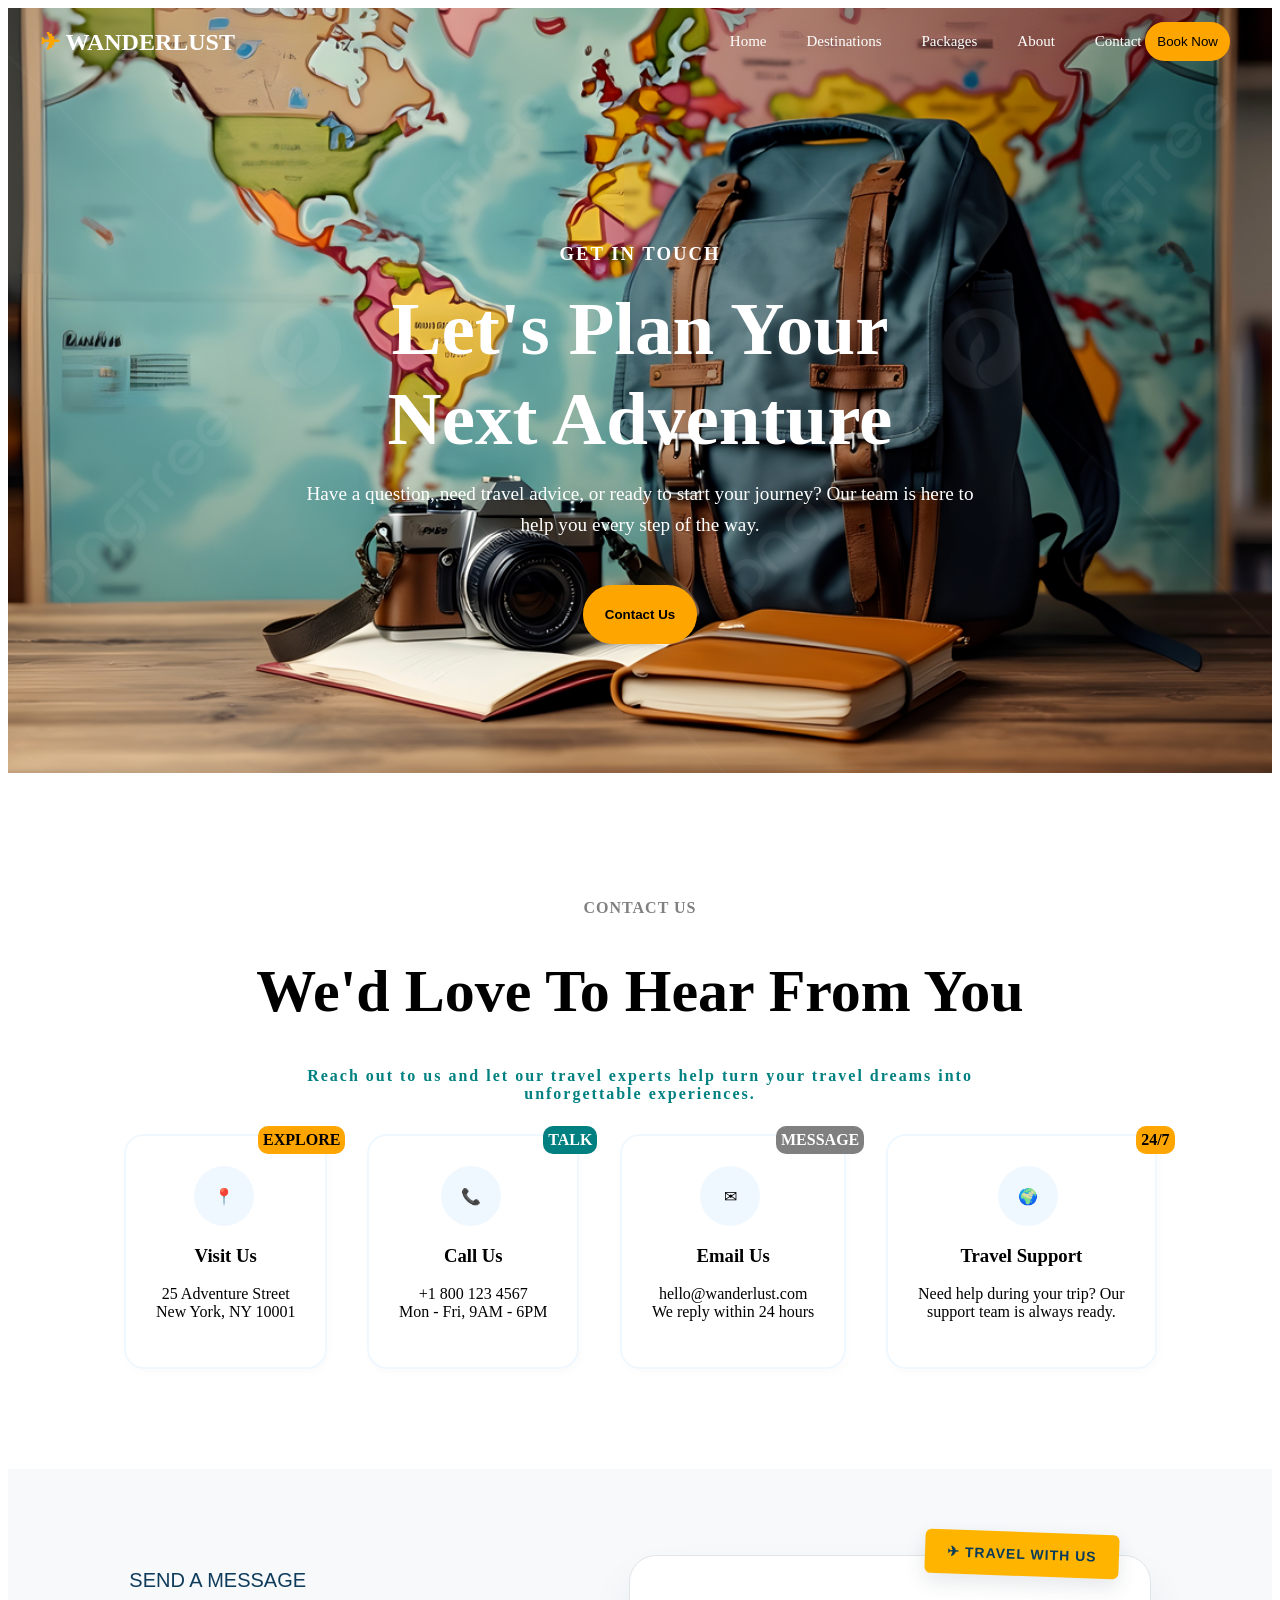
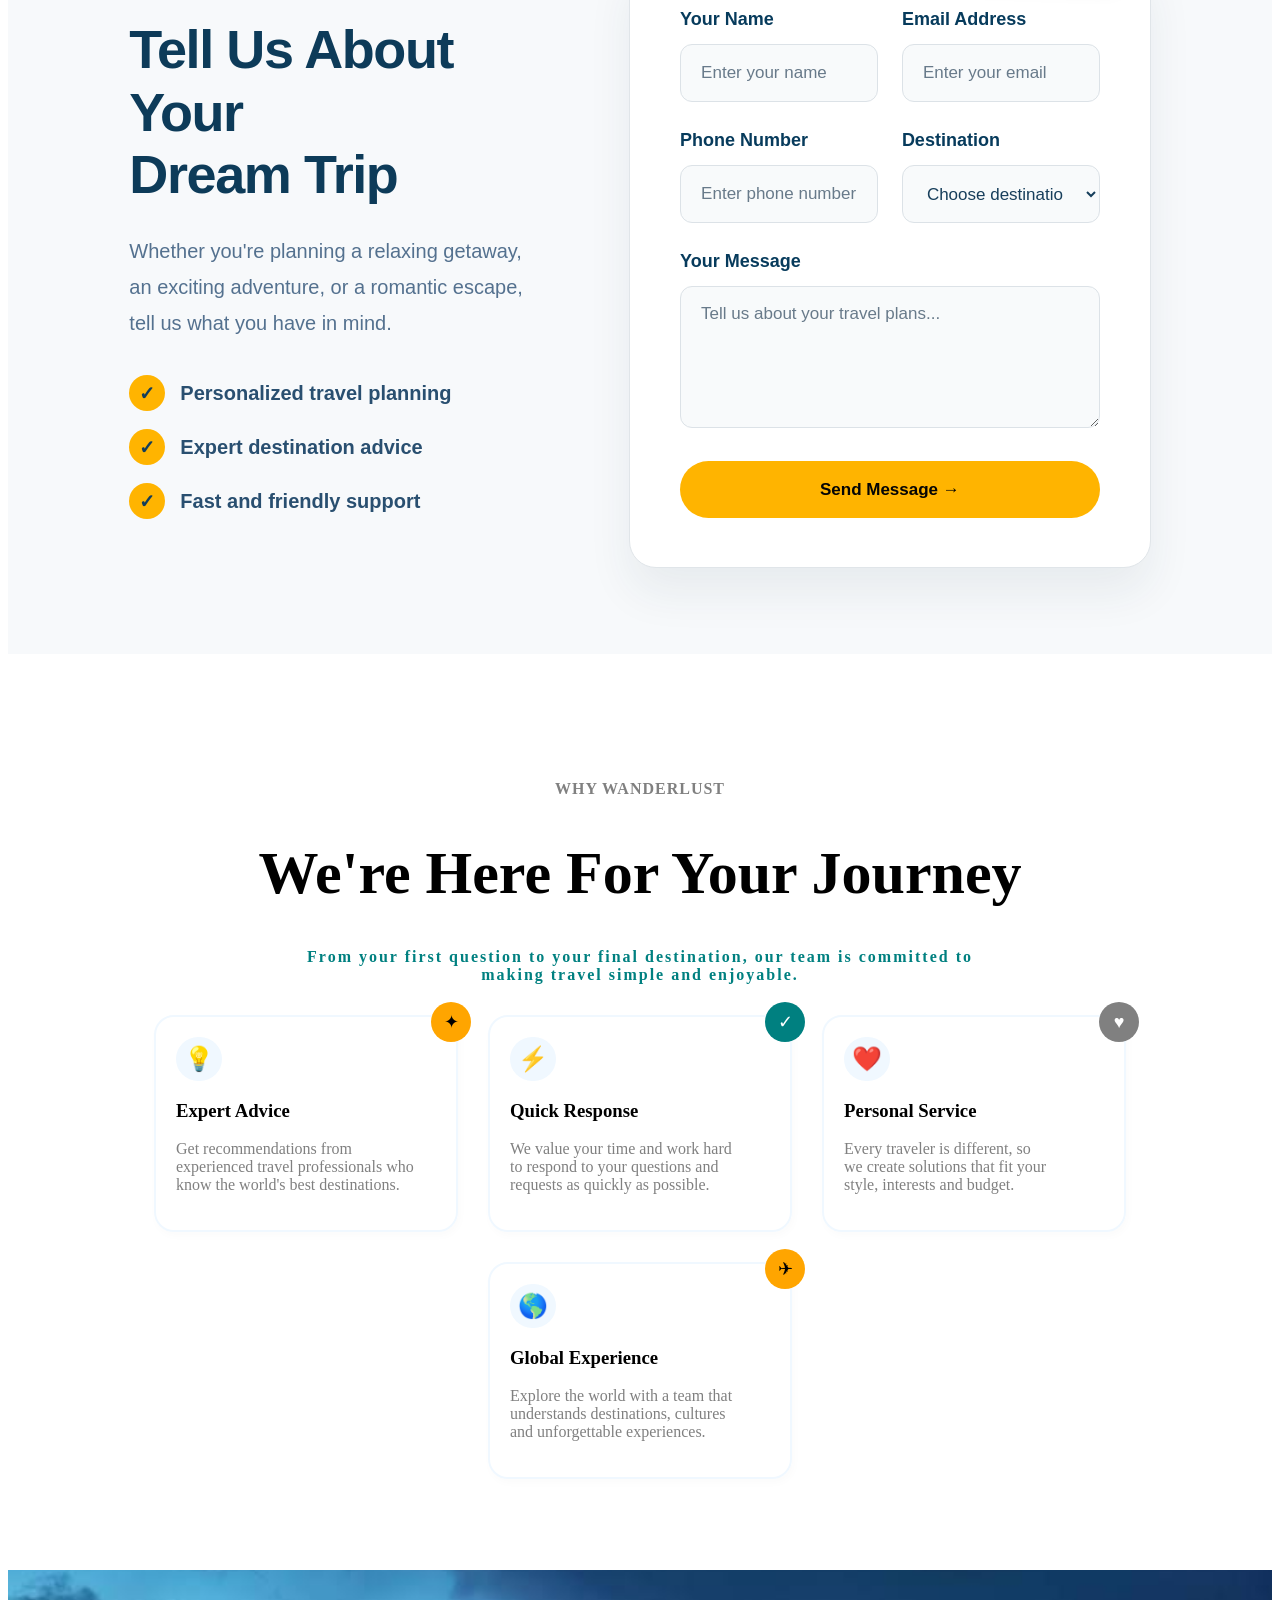
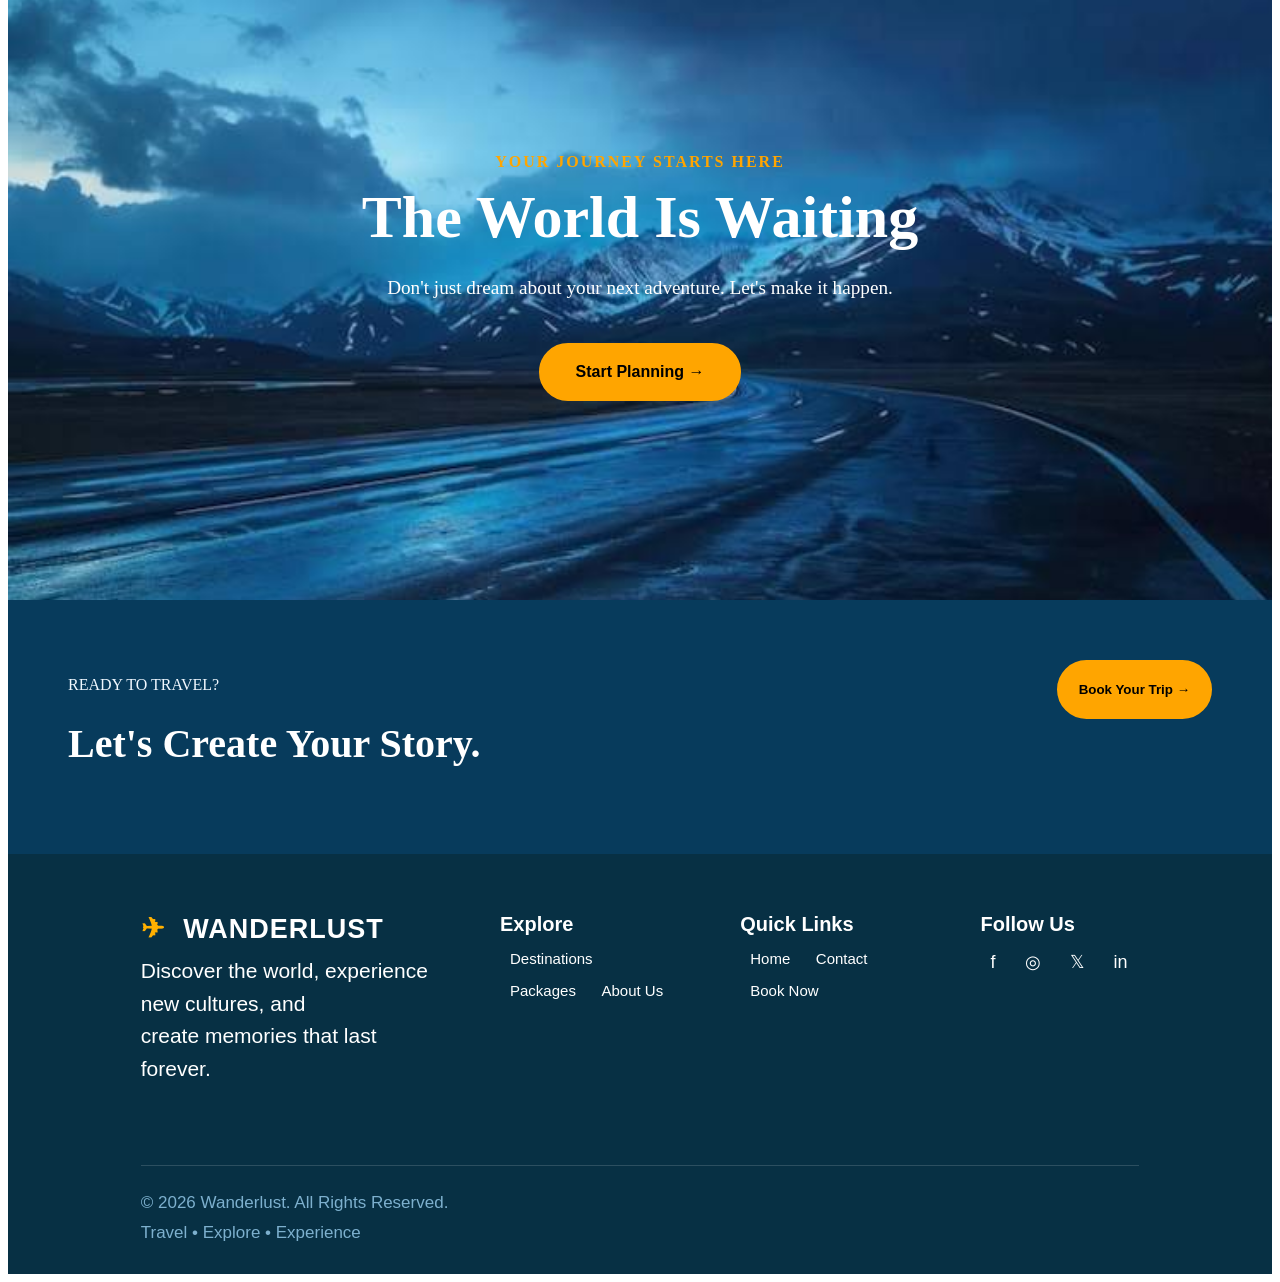
<file: contact.html>
<!DOCTYPE html>
<html lang="en">
<head>
    <meta charset="UTF-8">
    <meta name="viewport" content="width=device-width, initial-scale=1.0">
    <title>Document</title>

    <link rel="stylesheet" href="./css/style.css">

   
</head>
<body>
      <div class="bg-contact" >
    <div class="head-container">
<h2><span style="color: orange;">✈</span> WANDERLUST</h2>

<nav>
    <a href="index.html" style="color: white;">Home</a>
    <a href="destinations.html" style="color: white;">Destinations</a>
    <a href="packages.html" style="color: white;">Packages</a>
    <a href="about.html" style="color: white;">About</a>
    <a href="contact.html" style="color: white;">Contact <span><button style="padding: 10px;border-radius: 30px;background-color: orange;border: 2px solid orange">Book Now</button></span></a>
</nav>
    </div>
    <div class="hd-destinations">
        <h3 style="letter-spacing: 2px;color: white;">GET IN TOUCH</h3>
        <h1 style="color: white;font-size: 75px;">Let's Plan Your <br>
             Next Adventure </h1>
<p style="color: white;">Have a question, need travel advice, or ready to start your journey? Our team is here to help you every step of the way.</p>

<div style="padding: 20px;">
    <button style="padding: 20px;border-radius: 30px;background-color: orange;font-weight: bold; border: 2px solid orange;">Contact Us</button>
    
</div>
    </div>
     </div>


     <div style="padding: 15px;margin-top: 90px;text-align: center;">
        <h4 style="letter-spacing: 1px;color: gray;">CONTACT US</h4>
        <h1 style="font-size: 60px;">We'd Love To Hear From You</h1>
        <p style="color: teal;letter-spacing: 2px; font-weight: bold;">Reach out to us and let our travel experts help turn your travel dreams into <br>
            unforgettable experiences.
     </div>



     <div class="contact-cardcon">
        <div class="contact-subcardcon">
            <div style="background-color: aliceblue;border-radius: 50px; height: 60px;width: 60px;display: flex;justify-content: center;align-items: center;margin-left: 38px;">📍</div>
            <h3>
                Visit Us
            </h3>
            <p>25 Adventure Street <br>
New York, NY 10001</p>
<div class="badge-concontact">EXPLORE</div>
        </div>

        <div class="contact-subcardcon">
            <div style="background-color: aliceblue;border-radius: 50px; height: 60px;width: 60px;display: flex;justify-content: center;align-items: center;margin-left: 42px;">📞</div>
            <h3>Call Us</h3>
            <p>+1 800 123 4567 <br>
Mon - Fri, 9AM - 6PM</p>
<div class="badge-concontact" style="background-color: teal;color: white;">
    TALK
</div>
        </div>

        <div class="contact-subcardcon">
            <div style="background-color: aliceblue;border-radius: 50px; height: 60px;width: 60px;display: flex;justify-content: center;align-items: center;margin-left: 48px;">✉</div>
            <h3>Email Us</h3>
            <p>hello@wanderlust.com <br>
We reply within 24 hours</p>

<div class="badge-concontact" style="background-color: gray;color: white;">
    MESSAGE
</div>
        </div>

        <div class="contact-subcardcon">
            <div style="background-color: aliceblue;border-radius: 50px; height: 60px;width: 60px;display: flex;justify-content: center;align-items: center;margin-left: 80px;">🌍</div>
            <h3>Travel Support</h3>
            <p>Need help during your trip? Our <br>
                 support team is always ready.</p>
                 <div class="badge-concontact">
                    24/7
                 </div>
        </div>
     </div>

     <section class="dream-trip-section">
  <div class="dream-trip-content">
    <div class="dream-trip-info">
      <div class="small-heading">SEND A MESSAGE</div>

      <h2>Tell Us About Your<br />Dream Trip</h2>

      <p>
        Whether you're planning a relaxing getaway, an exciting
        adventure, or a romantic escape, tell us what you have in
        mind.
      </p>

      <div class="trip-features">
        <div class="trip-feature">
          <span>✓</span>
          <strong>Personalized travel planning</strong>
        </div>

        <div class="trip-feature">
          <span>✓</span>
          <strong>Expert destination advice</strong>
        </div>

        <div class="trip-feature">
          <span>✓</span>
          <strong>Fast and friendly support</strong>
        </div>
      </div>
    </div>

    <div class="trip-form-wrapper">
      <div class="travel-badge">✈ TRAVEL WITH US</div>

      <form class="dream-trip-form">
        <div class="form-row">
          <div class="form-field">
            <label for="trip-name">Your Name</label>
            <input
              id="trip-name"
              type="text"
              placeholder="Enter your name"
            />
          </div>

          <div class="form-field">
            <label for="trip-email">Email Address</label>
            <input
              id="trip-email"
              type="email"
              placeholder="Enter your email"
            />
          </div>
        </div>

        <div class="form-row">
          <div class="form-field">
            <label for="trip-phone">Phone Number</label>
            <input
              id="trip-phone"
              type="tel"
              placeholder="Enter phone number"
            />
          </div>

          <div class="form-field">
            <label for="trip-destination">Destination</label>
            <select id="trip-destination">
              <option value="" selected disabled>Choose destination</option>
              <option>Paris</option>
              <option>Dubai</option>
              <option>Maldives</option>
              <option>Switzerland</option>
              <option>Bali</option>
            </select>
          </div>
        </div>

        <div class="form-field message-field">
          <label for="trip-message">Your Message</label>
          <textarea
            id="trip-message"
            placeholder="Tell us about your travel plans..."
          ></textarea>
        </div>

        <button type="submit">Send Message →</button>
      </form>
    </div>
  </div>
</section>


<div style="padding: 15px;margin-top: 90px;text-align: center;">
        <h4 style="letter-spacing: 1px;color: gray;">WHY WANDERLUST</h4>
        <h1 style="font-size: 60px;">We're Here For Your Journey</h1>
        <p style="color: teal;letter-spacing: 2px; font-weight: bold;">From your first question to your final destination, our team is committed to <br>
             making travel simple and enjoyable.
     </div>

     <div class="contact-cardcontainer">

        <div class="contact-subsubsub">
            <div class="bulb">💡</div>
            <h3>Expert Advice</h3>
            <p class="parawidth">Get recommendations from experienced travel professionals who know the world's best destinations.</p>
        <div class="heart">
            ✦
        </div>
        </div>

         <div class="contact-subsubsub">
            <div class="bulb" >
                ⚡
            </div>
            <h3>Quick Response</h3>
            <p class="parawidth">We value your time and work hard to respond to your questions and requests as quickly as possible.</p>
            <div class="heart" style="color: white;background-color: teal;">✓</div>
        </div>

        <div class="contact-subsubsub">
            <div class="bulb" >
                ❤️
            </div>
            <h3>Personal Service</h3>
            <p class="parawidth">Every traveler is different, so we create solutions that fit your style, interests and budget.</p>
            <div class="heart" style="color: white;background-color: gray;">♥</div>
        </div>
        

        <div class="contact-subsubsub">
            <div class="bulb">🌎</div>
            <h3>Global Experience</h3>
            <p class="parawidth">Explore the world with a team that understands destinations, cultures and unforgettable experiences.</p>
            <div class="heart">
                ✈
            </div>
        </div>
     </div>

      
     <div class="bottom-bgcontact">
  <!-- Cleaned wrapper to handle internal margins and layout scaling safely -->
  <div class="bottom-contact-inner">
    <h3 style="color: orange; letter-spacing: 2px; margin: 0 0 10px 0; font-size: 1rem; font-weight: bold;">YOUR JOURNEY STARTS HERE</h3>
    <h1>The World Is Waiting</h1>
    <p style="color: white; margin: 0 0 25px 0;">Don't just dream about your next adventure. Let's make it happen.</p>
    
    <div style="padding: 15px 0;">
      <button style="padding: 18px 35px; background-color: orange; border-radius: 30px; border: 2px solid orange; font-weight: bold; cursor: pointer; font-size: 1rem; transition: transform 0.2s ease;">Start Planning →</button>
    </div>
  </div>
</div>
      <div class="bottom-bgbgbg">
        <div>
            <p style="color: aliceblue;">READY TO TRAVEL?</p>
            <h1 style="color: white; font-size: 40px;">Let's Create Your Story.</h1>
        </div>
        <div>
            <button style="padding: 20px; background-color: orange;border-radius: 30px; border: 2px solid orange;font-weight: bold;">
                Book Your Trip →
            </button>
        </div>

      </div>
     <footer class="wanderlust-footer">

    <div class="wanderlust-footer-container">

        <!-- Brand -->
        <div class="wanderlust-footer-brand">
            <h2>
                <span class="wanderlust-plane">✈</span>
                WANDERLUST
            </h2>

            <p>
                Discover the world, experience new cultures, and<br>
                create memories that last forever.
            </p>
        </div>

        <!-- Explore -->
        <div class="wanderlust-footer-column">
            <h3>Explore</h3>
            <p>
                <a href="#">Destinations</a>
                <a href="#">Packages</a>
                <a href="#">About Us</a>
            </p>
        </div>

        <!-- Quick Links -->
        <div class="wanderlust-footer-column">
            <h3>Quick Links</h3>
            <p>
                <a href="#">Home</a>
                <a href="#">Contact</a>
                <a href="#">Book Now</a>
            </p>
        </div>

        <!-- Follow Us -->
        <div class="wanderlust-footer-column wanderlust-social">
            <h3>Follow Us</h3>
            <div class="wanderlust-social-links">
                <a href="#">f</a>
                <a href="#">◎</a>
                <a href="#">𝕏</a>
                <a href="#">in</a>
            </div>
        </div>

    </div>

    <!-- Bottom -->
    <div class="wanderlust-footer-bottom">
        <p>© 2026 Wanderlust. All Rights Reserved.</p>
        <p>Travel • Explore • Experience</p>
    </div>

</footer>

     
    

    
     



    
</body>
</html>
</file>
<file: css/style.css>
.head-container {
    display: flex;
    flex-direction: row;
    justify-content: space-between;
    margin: 40px;
    align-items: center;
    color: white;
    
}
a {
    text-decoration: none;
    font-size: 15px;
    margin: 10px;
}
.header-down {
    margin: 40px;
    color: white;

    
}
.bg-container {
    background-image: url(../css/images/hero\ page.avif);
    background-size: cover;
    height: 100vh;
}
.card-container {
    display: flex;
    flex-direction: row;
   justify-content: center;
    flex-wrap: wrap;
    gap: 30px;


    @media (max-width: 1024px) {
  .card-container {
    gap: 20px; /* Reduces space between cards slightly */
  }
}

/* Mobile Devices (max-width: 768px) */
@media (max-width: 768px) {
  .card-container {
    flex-direction: column; /* Stack cards vertically */
    align-items: center; /* Center the stacked cards */
    gap: 25px;
    
  }

  .card-ht {
    width: 100%; /* Allows cards to scale nicely */
    max-width: 350px; /* Prevents cards from getting too wide on large phones */
    align-items: center;
    justify-content: center;
  }

  .card-ht img {
    width: 100% !important; /* Forces all images to fill the card width uniformly */
    height: auto;
  }
}

   
}
.card-ht {box-shadow: 0px 4px 8px rgba(0, 0, 0, 0.2);
    border: 2px solid gray;
    border-radius: 20px;
    
    

}
.matter {
    padding: 15px;
}



.card-con {
    display: flex;
    flex-direction: row;
   justify-content: center;
    flex-wrap: wrap;
    gap: 30px;
    


}
.sub-card{
     box-shadow: 0 4px 8px rgba(0, 0, 0.2,);
    border: 2px solid gray;
    border-radius: 10px;
    box-sizing: border-box;
    text-align: center;
    padding: 30px;
   transition: transform 0.3s cubic-bezier(0.25, 0.8, 0.25, 1), box-shadow 0.3s ease; 
  cursor: pointer; 
} 


.sub-card:hover {
  
  transform: translateY(-8px) scale(1.03); 
  box-shadow: 0 16px 24px rgba(0, 0, 0, 0.15); 
}

.planyou {
    text-align: center;
    padding: 20px;
    margin: 20px;
}
.travelcard {
    display: flex;
    flex-direction: row;
   justify-content: center;
    flex-wrap: wrap;
    gap: 30px;
}
.smallcard {
    box-shadow: 2px 4px 8px rgba(0, 0, 0, 0.2,);
    border: 1px solid lightgray;
    border-radius: 10px;
    box-sizing: border-box;
    position: relative;
    transition: transform 0.3s cubic-bezier(0.25, 0.8, 0.25, 1), box-shadow 0.3s ease; 
    cursor: pointer; 
    
    
} 
.imgsrcv{
  border-top-left-radius: 10px;
  border-top-right-radius: 10px;
}

.smallcard:hover {
  
  transform: translateY(-8px) scale(1.03); 
  box-shadow: 0 16px 24px rgba(0, 0, 0, 0.15); 
}
    


.textofdubai {
    padding-bottom: 20px;
    padding-left: 20px;
    padding-right: 30px;
    
}
.divider {
    border: 0;
    border-top: 1px solid gray;
    margin: 20px;
    width: 100%;
}
.sjj {
    background-color: teal;
    border-radius: 50px;
    width: fit-content;
    
}
.card-review {
    display: flex;
    flex-direction: row;
    flex-wrap: wrap;
    justify-content: center;
    gap: 20px;
    
}
.review-child {
      box-shadow: 0 4px 8px rgba(0, 0, 0.2,);
    border: 2px solid gray;
    border-radius: 10px;
    box-sizing: border-box;
    padding: 30px;
    position: relative;
    margin: 30px;

}
.sjj {
    padding: 10px;
    color: white;
}
.footer {
    display: flex;
    flex-direction: row;
    flex-wrap: wrap;
    justify-content: space-around;
    gap: 60px;
    
    
    background-color: teal;
    color: white;
    padding: 50px;
    border-bottom: 2px solid gray;

}
.bg-destinations {
    background-image: url(../css/images/56.jpg);
    background-size: cover;
    height: 75vh;
}
.hd-destinations {
    text-align: center;
}

   .bottom-bgcon { 
  background-image: url();
  background-size: cover; 
  background-position: center; /* Ensures the background image stays centered */
  text-align: center; 
  min-height: 70vh; /* Changed from height to min-height to prevent content overflow on small screens */
  margin-top: 90px;
  display: flex;
  align-items: center;
  justify-content: center;
}
.bottom-bgcon {
    background-image: linear-gradient(rgba(0,0,0,0.5),rgba(0,0,0,0.5)), url(https://cdn.pixabay.com/photo/2023/09/13/15/41/mountain-8251186_640.jpg);
    background-size: cover;
    text-align: center;
    height: 70vh;
    margin-top: 90px;

.bottom-content {
  padding: 8vh 5%; /* Fluid padding based on viewport height and width */
}

.bottom-content h4 {
  color: orange; 
  letter-spacing: 2px;
  margin-bottom: 10px;
}

.bottom-content h1 {
  color: white; 
  /* Scales dynamically between 32px on small screens and 55px on large screens */
  font-size: clamp(2rem, 5vw, 3.438rem); 
  line-height: 1.2;
  margin-bottom: 15px;
}

.bottom-content p {
  color: black;
  font-size: clamp(1rem, 2vw, 1.125rem);
  margin-bottom: 25px;
}

.btn-group {
  display: flex;
  gap: 15px;
  justify-content: center;
  flex-wrap: wrap; /* Allows buttons to wrap if screen is too narrow */
}

.btn {
  padding: 15px 30px; 
  border-radius: 30px; 
  font-weight: bold;
  cursor: pointer;
  transition: all 0.3s ease;
}

.btn-primary {
  background-color: orange;
  border: 2px solid orange;
  color: white;
}

.btn-secondary {
  background-color: transparent; 
  border: 2px solid white; 
  color: white;
}

/* Hover effects for better UX */
.btn-primary:hover {
  background-color: darkorange;
  border-color: darkorange;
}

.btn-secondary:hover {
  background-color: white;
  color: black;
}

/* Mobile Media Query */
@media (max-width: 480px) {
  .btn-group {
    flex-direction: column; /* Stacks buttons vertically on small mobile screens */
    align-items: center;
  }
  
  .btn {
    width: 100%; /* Makes buttons full-width on mobile */
    max-width: 280px;
  }
}


   


}
.bg-packages {
    background-image: linear-gradient(rgba(0,0,0,0.5),rgba(0,0,0,0.5)),  url(../css/images/pacpac.jpg);
    background-size: cover;
    height: fit-content;
}
.hd-packages {
    text-align: center;
    padding: 20px;

}
.division {
    border: 0;
    border-top: 1px solid gray;
    width: 100%;
}
.package-card-con {
    display: flex;
    flex-direction: row;
    justify-content: center;
    flex-wrap: wrap;
    gap: 25px;
    text-align: center;
   }
   .package-card-sub {
    box-shadow: 2px 4px 8px rgba(0,0,0, 0.2);
    border-radius: 10px;
    padding: 40px;
    font-size: 18px;
     transition: transform 0.3s cubic-bezier(0.34, 1.56, 0.64, 1), 
                box-shadow 0.3s ease;
    will-change: transform, box-shadow;

   }
   .package-card-sub:hover {
    transform: scale(1.06); 
    box-shadow: 0 20px 40px rgba(0, 0, 0, 0.22); 
    position: relative;
    z-index: 10; 
   }

   /*.bottom-bgcontent {
     background-image:linear-gradient(rgba(255,255,255,0.4),rgba(255,255,255,0.4)) , url(../css/images/59.jpg);
    background-size: cover;
    text-align: center;
    height: 70vh;
    margin-top: 90px;
   }*/
   .bottom-bgcontent {
  background-image:linear-gradient(rgba(0,0,0,0.3),rgba(0,0,0,0.3)),   url(../css/images/bottompacfinal.jpg);
  background-size: cover;
  background-position: center center;
  text-align: center;
  min-height: 70vh; /* Changed from height to min-height so content won't clip when it stacks */
  margin-top: 90px;
  
  /* Flexbox settings to cleanly center everything vertically and horizontally */
  display: flex;
  align-items: center;
  justify-content: center;
  box-sizing: border-box;
}

/* Local inner container managing fluid padding boundaries */
.bottom-content-inner {
  padding: 40px 20px;
  max-width: 800px;
  width: 100%;
}

/* Responsive typography scaling using clamp */
.bottom-content-inner h1 {
  color: white; 
  font-size: clamp(2rem, 5vw, 3.43rem); /* Dynamically drops down from 55px on mobile phones */
  line-height: 1.2;
  margin: 10px 0 20px 0;
  font-weight: 800;
}

/* Fluid spacing matrix row for button layout styling */
.bottom-btn-group {
  display: flex;
  flex-direction: row;
  justify-content: center;
  align-items: center;
  gap: 15px;
}

/* --- Media Queries for Device Viewports --- */
@media (max-width: 768px) {
  .bottom-bgcontent {
    margin-top: 60px; /* Reduces the large gap on smaller tablets */
    height: auto;
    padding: 60px 0;
  }
}

@media (max-width: 500px) {
  .bottom-btn-group {
    flex-direction: column; /* Stacks buttons on top of each other on mobile */
    width: 100%;
    max-width: 280px;
    margin: 0 auto;
  }
  
  .bottom-btn-group button {
    width: 100%; /* Spans button to full width for easy finger tapping */
    padding: 15px 20px !important; /* Slightly slims button padding on mobile */
  }
}
    
   
      
    
   .bg-about {
     background-image:linear-gradient(rgba(0,0,0,0.3),rgba(0,0,0,0.3)),   url(../css/images/bgbgbgabout.jpg);
    background-size: cover;
    height: fit-content;
   }
   .about-phma {
    display: flex;
    flex-direction: row;
    flex-wrap: wrap;
    justify-content: center;
    gap: 40px;  
    margin-top: 100px;
   }
   .experience {
    display: flex;
    flex-direction: row;
    flex-wrap: wrap;
    justify-content: center;
    gap: 20px;
    text-align: center;

   }
   .sub-experience {
    box-shadow: 2px 4px 8px rgba(0,0,0,0.2);
    padding: 20px;
    border-radius: 10px;
    margin: 10px;
   }
   .happytravelers {
    color: teal;
    font-weight: bold;
   }
 .card-containerabout {
    display: flex;
    flex-direction: row;
     align-items: center;
    justify-content: center;
    gap: 30px;
    padding: 40px;
    max-width: 1200px;
    width: 100%;
    box-sizing: border-box;
    margin-left: 120px;  
   

   
}


.cardabout {
    background-color: #ffffff;
    border: 1px solid #f0f4f8;
    border-radius: 16px;
    padding: 40px 24px;
    text-align: center;
    box-shadow: 0 4px 20px rgba(0, 0, 0, 0.02);
    position: relative; /* Essential for badge positioning */
    display: flex;
    flex-direction: column;
    align-items: center;
}


.icon-wrapper {
    width: 60px;
    height: 60px;
    border-radius: 50%;
    display: flex;
    justify-content: center;
    align-items: center;
    font-size: 24px;
    margin-bottom: 24px;
}

.circle-blue {
    background-color: #2b7fff;
}

.circle-light {
    background-color: #edf7f9;
}


.card h3 {
    color: #0b1a30;
    font-size: 20px;
    margin: 0 0 16px 0;
    font-weight: 700;
}

.card p {
    color: #64748b;
    font-size: 14px;
    line-height: 1.6;
    margin: 0;
}


.badge {
    position: absolute;
    width: 32px;
    height: 32px;
    border-radius: 50%;
    display: flex;
    justify-content: center;
    align-items: center;
    color: #ffffff;
    font-size: 14px;
    z-index: 10;
}

/* Places badge on the top right corner line */
.badge-top-right {
    top: -16px;
    right: -16px;
}

/* Badge Color Variations */
.badge-yellow { background-color: #f5b026; }
.badge-teal   { background-color: #0d7a87; }
.badge-navy   { background-color: #0a2540; }
.badge-orange { background-color: #fca311; }

/* Responsive adjustments for tablet and mobile viewports */
@media (max-width: 900px) {
    .card-container {
        flex-direction: column;
        gap: 40px;
    }
    .badge-top-right {
        top: auto;
        bottom: -16px;
        right: calc(50% - 16px); /* Centers badge at the bottom for stack layout */
    }
    .card:last-child .badge-top-right {
        display: none; /* Hides the trailing badge on mobile */
    }
}
.card-containerabout,
.card-containerabout * {
    box-sizing: border-box;
}

/* --- Parent Grid Container --- */
.card-containerabout {
    display: flex;
    flex-direction: row;
    align-items: stretch; /* Forces all cards to have the exact same height natively */
    justify-content: center;
    gap: 30px; /* Precise gap between columns */
    padding: 60px 20px; /* Safe padding padding zones for hover actions */
    max-width: 1200px;
    width: 100%;
    margin: 0 auto; /* Perfectly centers the row grid on your page */
}

/* --- Card Sub-Container with Pop-Up Animations --- */
.cardabout {
    background-color: #ffffff;
    border: 1px solid #f0f4f8;
    border-radius: 16px;
    padding: 40px 20px;
    text-align: center;
    box-shadow: 0 4px 20px rgba(0, 0, 0, 0.02);
    position: relative; 
    display: flex;
    flex-direction: column;
    align-items: center;
    
    /* Forces exactly 4 items in one row on desktop while subtracting gap space */
    flex: 0 0 calc(25% - 22.5px); 
    width: calc(25% - 22.5px);

    /* --- Pop-Up Mechanism Foundation --- */
    transition: transform 0.35s cubic-bezier(0.25, 1, 0.5, 1), 
                box-shadow 0.35s cubic-bezier(0.25, 1, 0.5, 1);
    will-change: transform, box-shadow;
}

/* --- Trigger Combined Lift & Zoom Out Hover Effect --- */
.cardabout:hover {
    transform: translateY(-12px) scale(1.05); /* Lifts up 12px and grows 5% larger */
    box-shadow: 0 16px 32px rgba(0, 0, 0, 0.12); /* Native shadow deepening, NO color glow */
    z-index: 15; /* Layers popped item safely over surrounding elements */
}

/* --- Internal Layout Components --- */
.icon-wrapper {
    width: 60px;
    height: 60px;
    border-radius: 50%;
    display: flex;
    justify-content: center;
    align-items: center;
    font-size: 24px;
    margin-bottom: 24px;
}

.circle-blue { background-color: #2b7fff; }
.circle-light { background-color: #edf7f9; }

.cardabout h3 {
    color: #0b1a30;
    font-size: 20px;
    margin: 0 0 16px 0;
    font-weight: 700;
}

.cardabout p {
    color: #64748b;
    font-size: 14px;
    line-height: 1.6;
    margin: 0;
}

/* --- Absolute Corner Badge Rules --- */
.badge {
    position: absolute;
    width: 32px;
    height: 32px;
    border-radius: 50%;
    display: flex;
    justify-content: center;
    align-items: center;
    color: #ffffff;
    font-size: 14px;
    z-index: 10;
}

.badge-top-right {
    top: -16px;
    right: -16px;
}

.badge-yellow { background-color: #f5b026; }
.badge-teal   { background-color: #0d7a87; }
.badge-navy   { background-color: #0a2540; }
.badge-orange { background-color: #fca311; }

/* --- Responsive Media Viewport Splitting --- */
@media (max-width: 992px) {
    .card-containerabout {
        flex-wrap: wrap; /* Allows wrapping on medium viewports like tablets */
    }
    .cardabout {
        /* Drops down to a 2x2 grid layout matrix on small laptops/tablets */
        flex: 0 0 calc(50% - 15px);
        width: calc(50% - 15px);
    }
}

@media (max-width: 600px) {
    .card-containerabout {
        flex-direction: column;
        align-items: center;
        gap: 40px;
        padding: 40px 20px;
    }
    
    .cardabout {
        /* Full width vertical stack rows on mobile phones */
        flex: 0 0 100%;
        width: 100%;
        max-width: 340px; 
    }

    .badge-top-right {
        top: auto;
        bottom: -16px;
        right: calc(50% - 16px); /* Centers badge cleanly at the bottom center border on phone lists */
    }
    
    .cardabout:last-child .badge-top-right {
        display: none; /* Strips trailing badge overlay item on final grid block */
    }
}
.whytravelhead {
    display: flex;
    flex-direction: row;
    justify-content: center;
    flex-wrap: wrap;
    gap: 25px;
    
    

}
.whytravelsub {
    box-shadow: 2px 4px 8px rgba(0,0,0, 0.2);
    border-radius: 10px;
    padding: 40px;
    position: relative;
    border-left: 3px solid lightgreen;
       transition: transform 0.35s cubic-bezier(0.34, 1.56, 0.64, 1);
    will-change: transform;
}

/* --- Trigger Combined Animations on Hover --- */
.whytravelsub:hover {
    transform: translateY(-12px); /* Lifts the card up by 12px */
    box-shadow: 0 16px 32px rgba(0, 0, 0, 0.18); /* Deepens drop shadow naturally, NO color bleed glow */
    z-index: 5; /* Layers popped item safely over surrounding elements */
}

 




.bottom-bgabout {
  background-image:linear-gradient(rgba(0,0,0,0.3),rgba(0,0,0,0.3)),  url(https://4kwallpapers.com/images/walls/thumbs_3t/3659.jpg);
  background-size: cover;
  background-position: center center;
  text-align: center;
  min-height: 50vh; /* Changed from height to min-height so content won't cut off when it stacks */
  margin-top: 90px;
  
  /* Flexbox setup to cleanly center everything vertically and horizontally */
  display: flex;
  align-items: center;
  justify-content: center;
  padding: 60px 20px;
}

/* Local inner container managing fluid padding boundaries */
.bottom-about-inner {
  max-width: 800px;
  width: 100%;
}

/* Responsive typography scaling using clamp */
.bottom-about-inner h1 {
  color: white;
  font-size: clamp(2rem, 6vw, 3.43rem); /* Dynamically drops down from 55px on mobile phones */
  line-height: 1.2;
  margin: 10px 0 20px 0;
  font-weight: 800;
}

.bottom-about-inner p {
  font-size: clamp(1rem, 2vw, 1.2rem);
  line-height: 1.6;
}

/* Flex row framework for side-by-side buttons */
.about-btn-group {
  display: flex;
  flex-direction: row;
  justify-content: center;
  align-items: center;
  gap: 15px;
}

/* Subtle interactive scaling for buttons */
.about-btn-group button {
  font-size: 1rem;
  transition: transform 0.2s ease;
}

.about-btn-group button:hover {
  transform: translateY(-2px);
}

/* --- Media Queries for Device Viewports --- */
@media (max-width: 768px) {
  .bottom-bgabout {
    margin-top: 60px; /* Reduces the large gap on smaller tablets */
    min-height: 70vh;
  }
  
  .desktop-br {
    display: none; /* Removes forced text-break on narrower devices */
  }
}

@media (max-width: 500px) {
  .about-btn-group {
    flex-direction: column; /* Stacks buttons on top of each other on mobile */
    width: 100%;
    max-width: 280px;
    margin: 0 auto;
  }
  
  .about-btn-group button {
    width: 100%; /* Spans button to full width for easy finger tapping */
    padding: 15px 20px ; /* Slims down button padding slightly on mobile */
  }
}

  .bg-contact {
            background-image: url(../css/images/contact\ back.jpg);
    background-size: cover;
    height: 75vh;

        }
        .bg-contact {
  background-image: url(../css/images/contact\ back.jpg);
  background-size: cover;
  background-position: center center;
  min-height: 85vh; /* Switched to min-height so content won't cut off on short viewports */
  display: flex;
  flex-direction: column;
  box-sizing: border-box;
}

.head-container {
  display: flex;
  flex-direction: row;
  justify-content: space-between;
  align-items: center;
  color: white;
  margin: 20px 40px;
}

.head-container nav {
  display: flex;
  align-items: center;
  gap: 20px;
}

.head-container nav a {
  text-decoration: none;
  white-space: nowrap;
}

.nav-btn-wrap {
  margin-left: 10px;
  display: inline-block;
}

.hd-destinations {
  text-align: center;
  margin: auto; /* Vertically and horizontally centers header texts cleanly */
  padding: 0 20px 40px 20px;
  max-width: 850px;
}

/* Fluid typography scaling utilizing standard browser boundaries */
.hd-destinations h1 {
  color: white;
  font-size: clamp(2.2rem, 6vw, 4.68rem); /* Dynamically scales down from 75px based on screen size */
  line-height: 1.2;
  margin: 15px 0;
  font-weight: 800;
}

.hd-destinations p {
  font-size: clamp(1rem, 1.5vw, 1.2rem);
  line-height: 1.6;
  max-width: 700px;
  margin: 0 auto;
}

/* --- Media Queries for Responsive Handling --- */
@media (max-width: 768px) {
  .head-container {
    flex-direction: column; /* Stack logo above links on tablet/mobile views */
    gap: 15px;
    margin: 20px auto;
    text-align: center;
  }

  .head-container nav {
    flex-wrap: wrap; /* Allows navigation to fold into rows cleanly without horizontal scroll */
    justify-content: center;
    gap: 12px;
  }

  .bg-contact {
    height: auto;
    min-height: 85vh; /* Adds structural breathing room for folded elements */
  }
}

@media (max-width: 480px) {
  .head-container nav {
    gap: 10px;
    font-size: 0.95rem;
  }
  
  .hd-destinations {
    padding-bottom: 20px;
  }
}
        .contact-cardcon {
            display: flex;
            flex-direction: row;
            flex-wrap: wrap;
            justify-content: center;
            text-align: center;
            gap: 40px;
            margin-bottom: 100px;
        }
        .contact-subcardcon {
            box-shadow: 2px 4px 8px rgba(0, 0, 0, 0.02);
            border: 2px solid aliceblue;
            border-radius: 20px;
            padding: 30px;
            position: relative;
             transition: transform 0.35s cubic-bezier(0.25, 1, 0.5, 1), 
                box-shadow 0.35s cubic-bezier(0.25, 1, 0.5, 1);
    will-change: transform, box-shadow; /* Hardware acceleration for fluid movement */
}

/* --- Trigger Dynamic Pop-Up Animation on Hover --- */
.contact-subcardcon:hover {
    /* Lifts card up by 12px and scales it out by 4% simultaneously */
    transform: translateY(-12px) scale(1.04); 
    /* Deepens the native black shadow value to replicate high elevation */
    box-shadow: 0 16px 32px rgba(0, 0, 0, 0.1); 
    /* Keeps active card layered visibly above neighboring layout assets */
    z-index: 5; 
}
    
        
        .badge-concontact {
            background-color: orange;
            position: absolute;
            font-weight: bold;
            top: -10px;
            right: -20px;
            border-radius: 10px;
            padding: 5px;
        }
        .dream-trip-section {
    width: 100%;
    box-sizing: border-box;
    padding: 86px 9.6%;
    background: #f7f9fb;
    font-family: Arial, Helvetica, sans-serif;
  }

  .dream-trip-content {
    max-width: 1420px;
    margin: 0 auto;
    display: grid;
    grid-template-columns: 0.88fr 1.12fr;
    align-items: center;
    gap: 90px;
  }

  .dream-trip-info {
    padding-bottom: 35px;
  }

  .small-heading {
    color: #103c5b;
    font-size: 20px;
    font-weight: 400;
    margin-bottom: 26px;
  }

  .dream-trip-info h2 {
    margin: 0 0 27px;
    color: #0d3b59;
    font-size: 54px;
    line-height: 1.16;
    letter-spacing: -1.4px;
    font-weight: 800;
  }

  .dream-trip-info p {
    max-width: 560px;
    margin: 0;
    color: #54718f;
    font-size: 20px;
    line-height: 1.8;
  }

  .trip-features {
    margin-top: 34px;
    display: flex;
    flex-direction: column;
    gap: 18px;
  }

  .trip-feature {
    display: flex;
    align-items: center;
    gap: 15px;
    color: #294f70;
    font-size: 20px;
  }

  .trip-feature span {
    width: 36px;
    height: 36px;
    flex: 0 0 36px;
    display: flex;
    align-items: center;
    justify-content: center;
    border-radius: 50%;
    background: #ffb400;
    color: #123d5b;
    font-size: 19px;
    font-weight: 700;
  }

  .trip-form-wrapper {
    position: relative;
    box-sizing: border-box;
    padding: 53px 50px 49px;
    background: #ffffff;
    border: 1px solid #e0e5e9;
    border-radius: 27px;
    box-shadow: 0 25px 45px rgba(31, 58, 77, 0.07);
  }

  .travel-badge {
    position: absolute;
    top: -24px;
    right: 31px;
    padding: 14px 22px;
    background: #ffb400;
    color: #063b5c;
    font-size: 14px;
    font-weight: 800;
    letter-spacing: 1px;
    border-radius: 6px;
    transform: rotate(2deg);
    box-shadow: 0 8px 20px rgba(40, 58, 70, 0.12);
  }

  .dream-trip-form {
    width: 100%;
  }

  .form-row {
    display: grid;
    grid-template-columns: 1fr 1fr;
    gap: 24px;
    margin-bottom: 28px;
  }

  .form-field {
    display: flex;
    flex-direction: column;
  }

  .form-field label {
    margin-bottom: 14px;
    color: #073b5c;
    font-size: 18px;
    font-weight: 700;
  }

  .form-field input,
  .form-field select,
  .form-field textarea {
    width: 100%;
    box-sizing: border-box;
    border: 1px solid #dce2e7;
    outline: none;
    background: #f8fafb;
    color: #173e5b;
    font-family: inherit;
    font-size: 17px;
    border-radius: 12px;
    transition: border-color 0.2s, box-shadow 0.2s;
  }

  .form-field input,
  .form-field select {
    height: 58px;
    padding: 0 20px;
  }

  .form-field textarea {
    height: 142px;
    padding: 17px 20px;
    resize: both;
  }

  .form-field input::placeholder,
  .form-field textarea::placeholder {
    color: #687a8a;
    opacity: 1;
  }

  .form-field select {
    appearance: auto;
    cursor: pointer;
  }

  .form-field input:focus,
  .form-field select:focus,
  .form-field textarea:focus {
    border-color: #ffb400;
    box-shadow: 0 0 0 3px rgba(255, 180, 0, 0.12);
  }

  .message-field {
    margin-top: 2px;
  }

  .dream-trip-form button {
    width: 100%;
    height: 57px;
    margin-top: 33px;
    border: 0;
    border-radius: 30px;
    background: #ffb400;
    color: #050505;
    font-family: inherit;
    font-size: 17px;
    font-weight: 700;
    cursor: pointer;
    transition: background 0.2s, transform 0.2s;
  }

  .dream-trip-form button:hover {
    background: #f6aa00;
  }

  .dream-trip-form button:active {
    transform: translateY(1px);
  }

  @media (max-width: 1000px) {
    .dream-trip-section {
      padding: 70px 5%;
    }

    .dream-trip-content {
      grid-template-columns: 1fr;
      gap: 65px;
    }

    .dream-trip-info {
      padding-bottom: 0;
    }
  }

  @media (max-width: 650px) {
    .dream-trip-section {
      padding: 55px 20px;
    }

    .dream-trip-info h2 {
      font-size: 40px;
    }

    .dream-trip-info p {
      font-size: 17px;
    }

    .trip-form-wrapper {
      padding: 45px 22px 30px;
      border-radius: 20px;
    }

    .form-row {
      grid-template-columns: 1fr;
      gap: 25px;
      margin-bottom: 25px;
    }

    .travel-badge {
      right: 18px;
      font-size: 11px;
    }
  }
  .contact-cardcontainer {
    display: flex;
    flex-direction: row;
    flex-wrap: wrap;
    gap: 30px;
    justify-content: center;
    
  }
  .contact-subsubsub {
    box-shadow: 2px 4px 8px rgba(0, 0, 0, 0.02);
    border-radius: 20px;
    padding: 20px;
    border: 2px solid aliceblue;
    position: relative;
       transition: transform 0.35s cubic-bezier(0.25, 1, 0.5, 1), 
                box-shadow 0.35s cubic-bezier(0.25, 1, 0.5, 1);
    will-change: transform, box-shadow; /* Hardware acceleration for fluid movement */
}

/* --- Trigger Dynamic Pop-Up Animation on Hover --- */
.contact-subsubsub:hover {
    /* Lifts card up by 12px and scales it out by 4% simultaneously */
    transform: translateY(-12px) scale(1.04); 
    /* Deepens the native black shadow value to replicate high elevation */
    box-shadow: 0 16px 32px rgba(0, 0, 0, 0.1); 
    /* Keeps active card layered visibly above neighboring layout assets */
    z-index: 5; 
}
    
  
  .parawidth {
    max-width: 260px;
    text-wrap: balance;
    color: grey;
  }
  .bulb {
    background-color: aliceblue;
    border-radius: 50px;
    width: fit-content;
    padding: 8px;font-size: x-large;
  }
  .heart {
    position: absolute;
    background-color: orange;
    padding: 5px;
    border-radius: 50px;
    width: 30px;
    height: 30px;
    font-size: large;
    right: -15px;
    top: -15px;
    display: flex;
    justify-content: center;
    align-items: center;
  }
  .bottom-bgcontact {
    background-image: url(../css/images/145.jpg);
    background-size: cover;
    height: 70vh;
    margin-top: 90px;

  }
  .bottom-bgcontact {
  background-image: url(../css/images/145.jpg);
  background-size: cover;
  background-position: center center;
  min-height: 70vh; /* Changed from height to min-height to safely hold stacked elements */
  margin-top: 90px;
  
  /* Flexbox automatically handles clean alignment without shifting items off-screen */
  display: flex;
  align-items: center;
  justify-content: center;
  text-align: center;
  padding: 40px 20px;
  box-sizing: border-box;
}

/* Local text-wrapper handling structural bounding boxes safely */
.bottom-contact-inner {
  max-width: 750px;
  width: 100%;
}

/* Responsive typography scaling using browser viewport clamping */
.bottom-contact-inner h1 {
  color: white;
  font-size: clamp(2.2rem, 6vw, 3.75rem); /* Dynamically scales down from 60px on small viewports */
  line-height: 1.2;
  margin: 10px 0 20px 0;
  font-weight: 800;
}

.bottom-contact-inner p {
  font-size: clamp(1rem, 2vw, 1.2rem);
  line-height: 1.6;
}

/* Interactive button hover feedback */
.bottom-contact-inner button:hover {
  transform: translateY(-2px);
}

/* --- Media Queries for Device Viewports --- */
@media (max-width: 768px) {
  .bottom-bgcontact {
    margin-top: 60px; /* Closes oversized layout breaks on medium viewports */
    min-height: 60vh;
  }
}

@media (max-width: 480px) {
  .bottom-bgcontact {
    padding: 60px 15px;
  }
  
  .bottom-contact-inner button {
    width: 100%; /* Spans button to full width for easy finger tapping on mobile */
    padding: 15px 25px;
  }
}
  .bottom-bgbgbg {
    background-color: #073b5c;
    display: flex;
    flex-direction: row;
    flex-wrap: wrap;
    justify-content: space-between;
    padding: 60px;
  }
 .wanderlust-footer {
    width: 100%;
    background-color: #073044;
    color: #ffffff;
    box-sizing: border-box;
    padding: 58px 0 22px;
    font-family: Arial, Helvetica, sans-serif;
}

.wanderlust-footer-container {
    width: 79%;
    max-width: 1275px;
    margin: 0 auto;
    display: grid;
    grid-template-columns: 2.3fr 1.4fr 1.4fr 1.2fr;
    column-gap: 55px;
    padding-bottom: 80px;
}

.wanderlust-footer-brand h2 {
    margin: 0 0 10px;
    font-size: 27px;
    font-weight: 700;
    letter-spacing: 1px;
}

.wanderlust-plane {
    color: #ffb000;
    font-size: 28px;
    margin-right: 10px;
}

.wanderlust-footer-brand p {
    margin: 0;
    font-size: 21px;
    line-height: 1.55;
    color: #ffffff;
}

.wanderlust-footer-column h3 {
    margin: 1px 0 5px;
    font-size: 20px;
    font-weight: 700;
}

.wanderlust-footer-column p {
    margin: 0;
    font-size: 20px;
    line-height: 1.6;
}

.wanderlust-footer-column a {
    color: #ffffff;
    text-decoration: none;
    display: inline;
}

.wanderlust-footer-column a:hover {
    color: #ffb000;
}

.wanderlust-social-links {
    display: flex;
    align-items: center;
    gap: 9px;
    margin-top: 4px;
}

.wanderlust-social-links a {
    color: #ffffff;
    text-decoration: none;
    font-size: 18px;
    font-weight: 500;
}

.wanderlust-social-links a:hover {
    color: #ffb000;
}

.wanderlust-footer-bottom {
    width: 79%;
    max-width: 1275px;
    margin: 0 auto;
    border-top: 1px solid rgba(255, 255, 255, 0.15);
    padding-top: 26px;
}

.wanderlust-footer-bottom p {
    margin: 0 0 7px;
    color: #7db0ce;
    font-size: 17px;
    line-height: 1.35;
}


/* Responsive */
@media (max-width: 900px) {
    .wanderlust-footer-container {
        grid-template-columns: 1fr 1fr;
        row-gap: 40px;
    }
}

@media (max-width: 600px) {
    .wanderlust-footer-container {
        grid-template-columns: 1fr;
        width: 88%;
        padding-bottom: 45px;
    }

    .wanderlust-footer-bottom {
        width: 88%;
    }

    .wanderlust-footer-brand p {
        font-size: 18px;
    }

    .wanderlust-footer-column p {
        font-size: 18px;
    }



    
  }
  .data-pkg-grid {
  display: flex;
  flex-flow: row wrap;
  justify-content: center;
  gap: 24px;
  padding: 20px;
  font-family: -apple-system, BlinkMacSystemFont, "Segoe UI", Roboto, Helvetica, Arial, sans-serif;
  box-sizing: border-box;
}

/* Ensure isolated box-sizing rules inside the container */
.data-pkg-grid *, 
.data-pkg-grid *::before, 
.data-pkg-grid *::after {
  box-sizing: border-box;
}

/* Base Card Configuration */
.data-pkg-card {
  position: relative;
  flex: 1 1 45%;
  max-width: 600px;
  min-width: 290px;
  height: 400px;
  border-radius: 20px;
  overflow: hidden;
  box-shadow: 0 4px 15px rgba(0, 0, 0, 0.1);
}

/* Core Responsive Image Scaling */
.data-pkg-card img {
  width: 100%;
  height: 100%;
  object-fit: cover;
  display: block;
}

/* Dark Gradient Scrim Overlay for Content Contrast */
.data-pkg-card::after {
  content: '';
  position: absolute;
  inset: 0;
  background: linear-gradient(to top, rgba(0, 0, 0, 0.85) 0%, rgba(0, 0, 0, 0.3) 50%, rgba(0, 0, 0, 0) 100%);
  pointer-events: none;
}

/* Text & Content Overlay Wrapper */
.data-pkg-info {
  position: absolute;
  bottom: 0;
  left: 0;
  right: 0;
  padding: 30px 25px;
  z-index: 2;
  color: #ffffff;
}

/* Specific Scoped Typography Elements */
.data-pkg-info h3 {
  color: #f39c12;
  font-size: 0.95rem;
  font-weight: 700;
  margin: 0 0 8px 0;
  text-transform: uppercase;
  letter-spacing: 0.5px;
}

.data-pkg-info h1 {
  font-size: 2rem;
  font-weight: 800;
  margin: 0 0 12px 0;
  line-height: 1.2;
}

.data-pkg-info p {
  font-size: 1.05rem;
  color: #e0e0e0;
  margin: 0 0 20px 0;
  font-weight: 500;
}

.data-pkg-info a {
  color: #ffffff;
  text-decoration: none;
  font-size: 1rem;
  font-weight: 600;
  display: inline-block;
  transition: transform 0.2s ease;
}

.data-pkg-info a:hover {
  transform: translateX(4px);
}

/* Responsive Media Viewports */
@media (max-width: 768px) {
  .data-pkg-grid {
    flex-direction: column;
    align-items: center;
  }
  .data-pkg-card {
    width: 100%;
    max-width: 500px;
    height: 350px;
  }
  .data-pkg-info h1 {
    font-size: 1.75rem;
  }
}



 /* All elements are explicitly wrapped under .wanderlust-hero to protect your existing page styles */
  .wanderlust-hero,
  .wanderlust-hero * {
    box-sizing: border-box;
  }

  .wanderlust-hero .bg-container {
    background-image: linear-gradient(rgba(0,0,0,0.3), rgba(0,0,0,0.3)), url('../css/images/hero page.avif');
    background-size: cover;
    background-position: center;
    min-height: 100vh;
    display: flex;
    flex-direction: column;
    padding: 20px;
    font-family: sans-serif;
  }

  .wanderlust-hero .head-container {
    display: flex;
    flex-direction: row;
    justify-content: space-between;
    align-items: center;
    color: white;
    width: 100%;
    max-width: 1200px;
    margin: 20px auto;
  }

  .wanderlust-hero nav {
    display: flex;
    align-items: center;
    flex-wrap: wrap;
    justify-content: flex-end;
  }

  .wanderlust-hero nav a {
    text-decoration: none;
    font-size: 15px;
    margin: 10px;
    color: white;
    transition: opacity 0.3s;
  }

  .wanderlust-hero nav a:hover {
    opacity: 0.8;
  }

  .wanderlust-hero .book-btn {
    padding: 10px 20px;
    border-radius: 30px;
    background-color: orange;
    border: 2px solid orange;
    color: white;
    cursor: pointer;
    font-weight: bold;
    margin-left: 10px;
  }

  .wanderlust-hero .header-down {
    max-width: 1200px;
    margin: auto;
    width: 100%;
    color: white;
    padding: 20px 0;
  }

  .wanderlust-hero .hero-subtitle {
    letter-spacing: 5px;
    color: orange;
    margin: 0 0 10px 0;
    font-size: 1rem;
  }

  .wanderlust-hero .hero-title {
    font-size: clamp(2.3rem, 6vw, 5.5rem);
    line-height: 1.1;
    margin: 0 0 15px 0;
    color: white;
  }

  .wanderlust-hero .hero-text {
    font-size: clamp(1rem, 2.5vw, 1.15rem);
    max-width: 600px;
    margin: 0 0 25px 0;
    line-height: 1.5;
    color: white;
  }

  .wanderlust-hero .cta-btn {
    padding: 15px 30px;
    border-radius: 25px;
    font-weight: bold;
    cursor: pointer;
    border: 2px solid orange;
    margin-right: 15px;
    margin-bottom: 15px;
    transition: background 0.3s, color 0.3s;
  }

  .wanderlust-hero .cta-btn.primary {
    background-color: orange;
    color: white;
  }

  .wanderlust-hero .cta-btn.secondary {
    background-color: transparent;
    color: white;
  }

  .wanderlust-hero .cta-btn.secondary:hover {
    background-color: white;
    color: black;
    border-color: white;
  }

  /* Scoped Responsive Breakpoints */
  @media (max-width: 768px) {
    .wanderlust-hero .head-container {
      flex-direction: column;
      gap: 20px;
      text-align: center;
    }

    .wanderlust-hero nav {
      justify-content: center;
    }

    .wanderlust-hero .hero-content {
      text-align: center;
    }

    .wanderlust-hero .hero-text {
      margin: 0 auto 25px auto;
    }

    .wanderlust-hero .cta-btn {
      margin: 8px;
      padding: 12px 24px;
    }
  }
  /* Encapsulate layout configurations solely under this module to protect outer elements */
  .wanderlust-destinations-section,
  .wanderlust-destinations-section * {
    box-sizing: border-box;
  }

  .wanderlust-destinations-section {
    padding: 60px 16px;
    font-family: system-ui, -apple-system, sans-serif;
    background-color: #ffffff;
  }

  /* Structural Header Settings */
  .destinations-section-header {
    text-align: center;
    margin-bottom: 45px;
  }

  .destinations-section-header h3 {
    color: #2b9375;
    letter-spacing: 4px;
    font-size: 0.85rem;
    font-weight: 700;
    margin: 0 0 12px 0;
  }

  .destinations-section-header h1 {
    font-size: 2.5rem;
    color: #0b2240;
    font-weight: 800;
    margin: 0 0 12px 0;
  }

  .destinations-section-header p {
    color: #6b7c93;
    font-size: 1.05rem;
    margin: 0;
  }

  /* MANDATORY CLASS NAME LAYOUTS */
  .card-container {
    display: flex;
    flex-direction: row;
    justify-content: center;
    flex-wrap: wrap;
    gap: 30px;
    max-width: 1240px;
    margin: 0 auto;
  }

  .card-ht {
    background-color: #ffffff;
    border-radius: 16px;
    width: 265px; 
    display: flex;
    flex-direction: column;
    overflow: hidden;
    box-shadow: 0px 10px 25px rgba(0, 0, 0, 0.05);
    border: 1px solid #f0f2f5; 
    
    /* Animation Configurations */
    cursor: pointer;
    transition: transform 0.3s cubic-bezier(0.25, 1, 0.5, 1), box-shadow 0.3s ease;
  }

  /* POP-UP HOVER ANIMATION (Moves card exactly 10px up and deepens the shadow) */
  .card-ht:hover {
    transform: translateY(-10px);
    box-shadow: 0px 20px 35px rgba(0, 0, 0, 0.12);
  }

  /* Keeps asymmetric images locked into crisp uniform squares/rectangles */
  .card-image-crop {
    width: 100%;
    height: 190px;
    overflow: hidden;
  }

  .card-ht img {
    width: 100%;
    height: 100%;
    object-fit: cover;
    display: block;
  }

  .matter {
    padding: 24px;
    display: flex;
    flex-direction: column;
    flex-grow: 1;
  }

  .matter h4 {
    color: #2b9375;
    font-size: 0.75rem;
    letter-spacing: 1.5px;
    font-weight: 700;
    margin: 0 0 10px 0;
  }

  .matter h1 {
    font-size: 1.6rem;
    color: #0b2240;
    margin: 0 0 12px 0;
    font-weight: 700;
  }

  .matter p {
    color: #6b7c93;
    font-size: 0.95rem;
    line-height: 1.5;
    margin: 0 0 24px 0;
    flex-grow: 1;
  }

  .matter .explore-btn {
    color: #2b9375;
    font-size: 0.95rem;
    font-weight: 700;
    margin: auto 0 0 0;
    transition: transform 0.2s ease;
  }

  /* Optional micro-interaction: subtle arrow nudge on hover */
  .card-ht:hover .explore-btn {
    transform: translateX(4px);
  }

  /* RESPONSIVE BREAKPOINTS (Using same classes) */
  @media (max-width: 1140px) {
    .card-container {
      gap: 20px;
    }
    .card-ht {
      width: 230px; 
    }
  }

  @media (max-width: 768px) {
    .card-container {
      flex-direction: column;
      align-items: center;
      gap: 25px;
    }

    .card-ht {
      width: 100%;
      max-width: 340px; 
    }
    
    .destinations-section-header h1 {
      font-size: 2rem;
    }
  }
  .travel-page-wrapper {
    min-height: 100vh;
    display: grid;
    place-items: center;
    padding: 0px;
    box-sizing: border-box;
   
}

/* Grid Layout */
.travel-grid-container {
    width: min(95vw, 960px);
    height: min(88vh, 470px);
    display: grid;
    grid-template-columns: 1.05fr 0.95fr 0.95fr;
    grid-template-rows: 1fr 1fr;
    gap: 14px;
    margin-bottom: 150px;
}

/* Base Class Shared By All Cards */
.travel-card {
    position: relative;
    overflow: hidden; /* Clips the background zoom cleanly */
    border-radius: 15px;
    color: white;
    display: flex;
    align-items: flex-end;
    padding: 24px;
    box-sizing: border-box;
    cursor: pointer;
}

/* Isolated Background Layer using safe pseudo-element styling */
.travel-card::before {
    content: "";
    position: absolute;
    inset: 0;
    z-index: 0;
    background-size: cover;
    background-position: center;
    transition: transform 0.4s cubic-bezier(0.25, 0.46, 0.45, 0.94); 
}

/* The popup zoom effect applied ONLY to the isolated background layer */
.travel-card:hover::before {
    transform: scale(1.08); 
}

/* Protective text gradient overlay */
.travel-card::after {
    content: "";
    position: absolute;
    inset: 0;
    z-index: 1; 
    background: linear-gradient(
        to top,
        rgba(0, 0, 0, 0.75),
        rgba(0, 0, 0, 0.05) 65%
    );
}

/* Card Interior Content Scoping */
.travel-card-content {
    position: relative;
    z-index: 2;
}

.travel-card-icon {
    font-size: 21px;
    margin-bottom: 4px;
}

.travel-card-title {
    margin: 0 0 4px !important; /* Forces styling over global theme values */
    font-family: Arial, sans-serif;
    font-size: 22px;
    font-weight: 700;
    color: white;
}

.travel-card-desc {
    margin: 0 0 12px !important;
    font-family: Arial, sans-serif;
    font-size: 12px;
    font-weight: 500;
    color: white;
}

.travel-card-link {
    color: #ffc400;
    font-family: Arial, sans-serif;
    font-size: 11px;
    font-weight: 700;
}

/* --- Positional Grid Utilities & Image Mappings --- */

.adventure-grid-pos {
    grid-column: 1;
    grid-row: 1 / 3;
}
.adventure-grid-pos::before {
    background-image: url("https://images.unsplash.com/photo-1464822759023-fed622ff2c3b?auto=format&fit=crop&w=1200&q=80");
}

.beach-grid-pos {
    grid-column: 2;
    grid-row: 1;
}
.beach-grid-pos::before {
    background-image: url("https://images.unsplash.com/photo-1507525428034-b723cf961d3e?auto=format&fit=crop&w=900&q=80");
}

.mountains-grid-pos {
    grid-column: 3;
    grid-row: 1;
}
.mountains-grid-pos::before {
    background-image: url("https://images.unsplash.com/photo-1464278533981-50106e6176b1?auto=format&fit=crop&w=900&q=80");
}

.culture-grid-pos {
    grid-column: 2 / 4;
    grid-row: 2;
}
.culture-grid-pos::before {
    background-image: url("https://images.unsplash.com/photo-1524492412937-b28074a5d7da?auto=format&fit=crop&w=1200&q=80");
}


@media (max-width: 700px) {
    .travel-page-wrapper {
        padding: 20px;
    }

    .travel-grid-container {
        width: 100%;
        height: auto;
        grid-template-columns: 1fr 1fr;
        grid-template-rows: 260px 180px 220px;
    }

    .adventure-grid-pos {
        grid-column: 1 / 3;
        grid-row: 1;
    }

    .beach-grid-pos {
        grid-column: 1;
        grid-row: 2;
    }

    .mountains-grid-pos {
        grid-column: 2;
        grid-row: 2;
    }

    .culture-grid-pos {
        grid-column: 1 / 3;
        grid-row: 3;
    }
}
.bg-destinations {
  background-image: linear-gradient(rgba(0,0,0,0.3), rgba(0,0,0,0.3)), url(../css/images/desdes.jpg) ;
  background-size : cover;
  background-position: center;
  min-height: 85vh;
  display: flex;
  flex-direction: column;
  padding: 5px;
  box-sizing: border-box;
}

.head-container {
  display: flex;
  flex-direction: row;
  justify-content: space-between;
  align-items: center;
  color: white;
  width: 100%;
  max-width: 1200px;
  margin: 0 auto 40px auto; /* Centered with auto margins instead of fixed 40px */
}

.head-container nav {
  display: flex;
  align-items: center;
  gap: 20px; /* Clean spacing between links */
}

.head-container nav a {
  text-decoration: none;
}

.hd-destinations {
  text-align: center;
  margin: auto; /* Centers content vertically within the remaining space */
  padding: 20px;
  max-width: 800px;
}

/* Typography Scale adjustments for fluidity */
.hd-destinations h1 {
  color: white;
  font-size: clamp(2.5rem, 6vw, 5rem); /* Dynamically scales between 40px and 80px */
  line-height: 1.2;
  margin: 15px 0;
}

.hd-destinations p {
  font-size: clamp(1rem, 2vw, 1.2rem);
  margin-bottom: 25px;
}

/* Button Refactoring (Removing inline styles for better control) */
.book-now-btn {
  padding: 10px 20px;
  border-radius: 30px;
  background-color: orange;
  border: 2px solid orange;
  color: black;
  font-weight: bold;
  cursor: pointer;
}

.explore-btn {
  background-color: orange;
  color: black;
  padding: 15px 30px;
  border-radius: 40px;
  font-weight: bold;
  border: none;
  cursor: pointer;
  font-size: 1rem;
}

/* --- Responsive Media Queries --- */
@media (max-width: 768px) {
  .head-container {
    flex-direction: column;
    gap: 20px;
    margin-bottom: 20px;
  }
  
  .head-container nav {
    flex-wrap: wrap;
    justify-content: center;
    gap: 15px;
  }
  
  .bg-destinations {
    height: auto;
    min-height: 100vh; /* Ensures it fills screen on mobile */
  }
  
  /* Breaks up long text lines on smaller screens */
  .hd-destinations p br {
    display: none; 
  }
}

@media (max-width: 480px) {
  .head-container nav {
    gap: 10px;
  }
  
  .book-now-btn {
    padding: 8px 15px;
    font-size: 0.9rem;
  }
}
.data-pkg-grid {
  display: flex;
  flex-flow: row wrap;
  justify-content: center;
  gap: 24px;
  padding: 30px 20px;
  font-family: -apple-system, BlinkMacSystemFont, "Segoe UI", Roboto, Helvetica, Arial, sans-serif;
  box-sizing: border-box;
}

.data-pkg-grid *, 
.data-pkg-grid *::before, 
.data-pkg-grid *::after {
  box-sizing: border-box;
}

/* --- Base Card Container Configuration --- */
.data-pkg-card {
  position: relative;
  flex: 1 1 45%;
  max-width: 600px;
  min-width: 290px;
  height: 400px;
  border-radius: 20px;
  overflow: hidden; /* CRITICAL: This clips the magnifying image inside the card boundaries */
  box-shadow: 0 4px 15px rgba(0, 0, 0, 0.1);
  background-color: #ffffff;
  
  /* Smooth Lift-Up Transition for the card base */
  transition: transform 0.4s cubic-bezier(0.25, 1, 0.5, 1), 
              box-shadow 0.4s cubic-bezier(0.25, 1, 0.5, 1);
  will-change: transform, box-shadow;
}


.data-pkg-card img {
  width: 100%;
  height: 100%;
  object-fit: cover;
  display: block;
  
  /* Smooth Image Scale Transition */
  transition: transform 0.4s cubic-bezier(0.25, 1, 0.5, 1);
  will-change: transform;
}

/* --- Simultaneous Hover Trigger --- */
.data-pkg-card:hover {
  transform: translateY(-12px); /* Lifts the entire card layout upward */
  box-shadow: 0 16px 32px rgba(0, 0, 0, 0.2); /* Deepens native shadow to match elevation height */
}

/* Targets the image only when the card is hovered */
.data-pkg-card:hover img {
  transform: scale(1.08); /* Zooms the background image out towards the user simultaneously */
}

/* Dark Gradient Scrim Overlay for Content Contrast */
.data-pkg-card::after {
  content: '';
  position: absolute;
  inset: 0;
  background: linear-gradient(to top, rgba(0, 0, 0, 0.85) 0%, rgba(0, 0, 0, 0.3) 50%, rgba(0, 0, 0, 0) 100%);
  pointer-events: none;
}

/* Text & Content Overlay Wrapper */
.data-pkg-info {
  position: absolute;
  bottom: 0;
  left: 0;
  right: 0;
  padding: 30px 25px;
  z-index: 2; /* Keeps text layered explicitly above the zooming image */
  color: #ffffff;
}

/* Typography Layout Rules */
.data-pkg-info h3 {
  color: #f39c12;
  font-size: 0.95rem;
  font-weight: 700;
  margin: 0 0 8px 0;
  text-transform: uppercase;
  letter-spacing: 0.5px;
}

.data-pkg-info h1 {
  font-size: 2rem;
  font-weight: 800;
  margin: 0 0 12px 0;
  line-height: 1.2;
}

.data-pkg-info p {
  font-size: 1.05rem;
  color: #e0e0e0;
  margin: 0 0 20px 0;
  font-weight: 500;
}

.data-pkg-info a {
  color: #ffffff;
  text-decoration: none;
  font-size: 1rem;
  font-weight: 600;
  display: inline-block;
  transition: transform 0.2s ease;
}

.data-pkg-info a:hover {
  transform: translateX(4px); /* Moves arrow slightly on text hover */
}


@media (max-width: 768px) {
  .data-pkg-grid {
    flex-direction: column;
    align-items: center;
  }
  .data-pkg-card {
    width: 100%;
    max-width: 500px;
    height: 350px;
  }
  .data-pkg-info h1 {
    font-size: 1.75rem;
  }
}
 

    
    /* Scoped container to protect other page styles */
    .founders-section-wrapper {
      font-family: 'Inter', sans-serif;
      background-color: #fcfcfc;
      padding: 60px 20px;
      display: flex;
      justify-content: center;
      align-items: center;
    }

    /* Main Flex Grid layout using your exact base class */
    .founders {
      display: flex;
      gap: 30px;
      max-width: 1200px;
      width: 100%;
      justify-content: center;
      flex-wrap: wrap;
    }

    /* Card Item using your exact sub-card class */
    .founders-sub-card {
      background: #ffffff;
      border-radius: 12px;
      box-shadow: 0 4px 20px rgba(0, 0, 0, 0.05);
      border: 1px solid #f0f0f0;
      width: 360px;
      overflow: visible; /* Allows badges/icons to safely overlay outside boundaries */
      position: relative;
      display: flex;
      flex-direction: column;
      transition: transform 0.4s cubic-bezier(0.25, 1, 0.5, 1), box-shadow 0.4s ease;
      cursor: pointer;
    }

    /* Smooth Pop-Up Animation on Hover */
    .founders-sub-card:hover {
      transform: translateY(-12px);
      box-shadow: 0 20px 35px rgba(0, 0, 0, 0.12);
    }

    /* Image Wrapper with Relative Context */
    .founders-img-container {
      position: relative;
      width: 100%;
      height: 280px;
      border-top-left-radius: 12px;
      border-top-right-radius: 12px;
      overflow: hidden;
    }

    .founders-img-container img {
      width: 100%;
      height: 100%;
      object-fit: cover;
    }

    /* Left Top Badges Base */
    .founders-badge {
      position: absolute;
      top: 15px;
      left: -5px; 
      padding: 6px 14px;
      font-size: 11px;
      font-weight: 700;
      text-transform: uppercase;
      letter-spacing: 1px;
      color: #fff;
      border-radius: 4px;
      box-shadow: 0 2px 8px rgba(0, 0, 0, 0.15);
      z-index: 2;
      /* Attaching the Up-and-Down Floating Animation */
      animation: floatBadge 3s ease-in-out infinite;
    }

    /* Unique animation offsets so they don't bounce completely identical at the same millisecond */
    .founders-sub-card:nth-child(2) .founders-badge {
      animation-delay: 0.5s;
    }
    .founders-sub-card:nth-child(3) .founders-badge {
      animation-delay: 1s;
    }

    .founders-badge.travel { background-color: #f1a80a; }
    .founders-badge.planner { background-color: #027a88; }
    .founders-badge.expert { background-color: #0f375a; }

    /* CSS Keyframes for Up and Down Animation */
    @keyframes floatBadge {
      0% {
        transform: translateY(0px);
      }
      50% {
        transform: translateY(-6px);
      }
      100% {
        transform: translateY(0px);
      }
    }

    /* Right Bottom Floating Icon Container */
    .founders-icon-container {
      position: absolute;
      bottom: -14px;
      right: 20px;
      width: 44px;
      height: 44px;
      background-color: #ffffff;
      border-radius: 50%;
      display: flex;
      align-items: center;
      justify-content: center;
      box-shadow: 0 4px 10px rgba(0, 0, 0, 0.15);
      z-index: 3;
    }

    /* Custom SVG Airplane Style with 90deg Rotation to Point Right */
    .founders-icon {
      width: 18px;
      height: 18px;
      fill: #027a88;
      transform: rotate(90deg);
    }

    /* Content Area styling */
    .founders-content {
      padding: 40px 25px 30px 25px;
      text-align: center;
    }

    .founders-name {
      font-size: 22px;
      font-weight: 700;
      color: #0b2545;
      margin: 0 0 8px 0;
    }

    .founders-role {
      font-size: 13px;
      font-weight: 600;
      color: #0077b6;
      margin: 0 0 20px 0;
    }

    .founders-desc {
      font-size: 14px;
      color: #666666;
      line-height: 1.6;
      margin: 0;
    }
  /* Container base adjustments for global responsiveness */
.w-container {
  display: flex;
  justify-content: center;
  align-items: center;
  width: 100%;
  padding: 60px 0;
  box-sizing: border-box;
}

.w-container .about-phma {
  display: flex;
  flex-direction: row;
  flex-wrap: wrap;
  align-items: center;
  justify-content: center;
  gap: 60px;
  max-width: 1200px;
  padding: 20px;
  box-sizing: border-box;
  width: 100%;
}

/* Left Side: Image Container & Pop-up Animation */
.w-container .image-container {
  overflow: hidden;
  border-radius: 20px;
  box-shadow: 0 10px 30px rgba(0, 0, 0, 0.08);
  width: 450px;
  height: 500px;
  transition: transform 0.4s cubic-bezier(0.25, 1, 0.5, 1), box-shadow 0.4s ease;
  box-sizing: border-box;
  flex-shrink: 0;
}

.w-container .image-container img {
  width: 100%;
  height: 100%;
  object-fit: cover;
  display: block;
}

/* Hover animation for the main image card */
.w-container .image-container:hover {
  transform: translateY(-12px) scale(1.02);
  box-shadow: 0 20px 40px rgba(0, 0, 0, 0.14);
}

/* Right Side: Text Styling */
.w-container .content-container {
  max-width: 550px;
  box-sizing: border-box;
  flex: 1;
  min-width: 300px;
}

.w-container .subtitle {
  color: #1e293b;
  font-family: 'Poppins', sans-serif;
  font-weight: 600;
  font-size: 14px;
  letter-spacing: 1px;
  margin: 0 0 12px 0;
  text-transform: uppercase;
}

.w-container .title {
  font-family: 'Poppins', sans-serif;
  font-size: 44px;
  font-weight: 700;
  color: #0d233a;
  line-height: 1.2;
  margin: 0 0 24px 0;
}

.w-container .description {
  color: #64748b;
  font-family: 'Poppins', sans-serif;
  font-size: 15px;
  line-height: 1.6;
  margin: 0 0 20px 0;
}

/* Experience Cards Container */
.w-container .experience {
  display: flex;
  flex-direction: row;
  gap: 24px;
  margin-top: 45px;
  box-sizing: border-box;
  width: 100%;
}

/* Sub-experience Cards with Background Icons */
.w-container .sub-experience {
  position: relative;
  flex: 1;
  background: #ffffff;
  padding: 35px 20px 25px 20px;
  border-radius: 12px;
  text-align: left;
  box-shadow: 0 4px 24px rgba(0, 0, 0, 0.04);
  border: 1px solid #f1f5f9;
  transition: transform 0.4s cubic-bezier(0.25, 1, 0.5, 1), box-shadow 0.4s ease;
  cursor: pointer;
  box-sizing: border-box;
}

/* Floating Circle Badge Layout matching the image exactly */
.w-container .icon-wrapper {
  position: absolute;
  top: -18px;
  left: 20px; /* Offset slightly inwards to match graphic card padding */
  width: 36px;
  height: 36px;
  border-radius: 50%;
  display: flex;
  align-items: center;
  justify-content: center;
  color: black;
  font-size: 14px;
  font-weight: bold;
  box-shadow: 0 4px 10px rgba(0, 0, 0, 0.1);
  box-sizing: border-box;
}

/* Theme colors matching the graphic badges precisely */
.w-container .bg-orange { background-color: #ffa600; }
.w-container .bg-blue   { background-color: #00a8cc; }
.w-container .bg-yellow { background-color: #ffb703; }

.w-container .happytravelers {
  font-family: 'Poppins', sans-serif;
  font-size: 32px;
  font-weight: 700;
  color: #0056b3;
  margin: 0 0 4px 0;
}

.w-container .sub-experience p {
  font-family: 'Poppins', sans-serif;
  font-size: 13px;
  color: #64748b;
  font-weight: 500;
  margin: 0;
  white-space: nowrap;
}

/* Pop-up animation for stats cards on hover */
.w-container .sub-experience:hover {
  transform: translateY(-10px);
  box-shadow: 0 15px 30px rgba(0, 86, 179, 0.1);
  border-color: #e2e8f0;
}

/* ==========================================
   TABLET & LAPTOP RESPONSIVE STYLES 
   ========================================== */
@media (max-width: 1024px) {
  .w-container .about-phma {
    gap: 40px;
  }
  .w-container .title {
    font-size: 38px;
  }
  .w-container .image-container {
    width: 380px;
    height: 440px;
  }
}

@media (max-width: 900px) {
  .w-container .experience {
    gap: 16px;
  }
  .w-container .happytravelers {
    font-size: 28px;
  }
  .w-container .sub-experience p {
    font-size: 12px;
  }
}

/* ==========================================
   SMALL TABLET & MOBILE VIEW STYLES
   ========================================== */
@media (max-width: 768px) {
  .w-container {
    padding: 40px 0;
  }
  .w-container .about-phma {
    flex-direction: column; /* Stacks components cleanly */
    align-items: center;
    gap: 50px;
  }
  .w-container .image-container {
    width: 100%;
    max-width: 480px;
    height: 400px;
  }
  .w-container .content-container {
    width: 100%;
    max-width: 100%;
    text-align: center;
  }
  .w-container .experience {
    flex-wrap: wrap;
    justify-content: center;
    gap: 32px 20px; /* Accounts for floating badges */
  }
  .w-container .sub-experience {
    min-width: 160px;
    text-align: center;
  }
  /* Shift icon badge positioning to match clean centered layout alignment */
  .w-container .icon-wrapper {
    left: 50%;
    transform: translateX(-50%);
  }
}

/* Tiny Mobile Screens */
@media (max-width: 480px) {
  .w-container .title {
    font-size: 30px;
  }
  .w-container .description {
    font-size: 14px;
  }
  .w-container .image-container {
    height: 320px;
  }
  .w-container .experience {
    flex-direction: column;
    gap: 32px;
  }
  .w-container .sub-experience {
    width: 100%;
    min-width: unset;
  }
}
</file>
